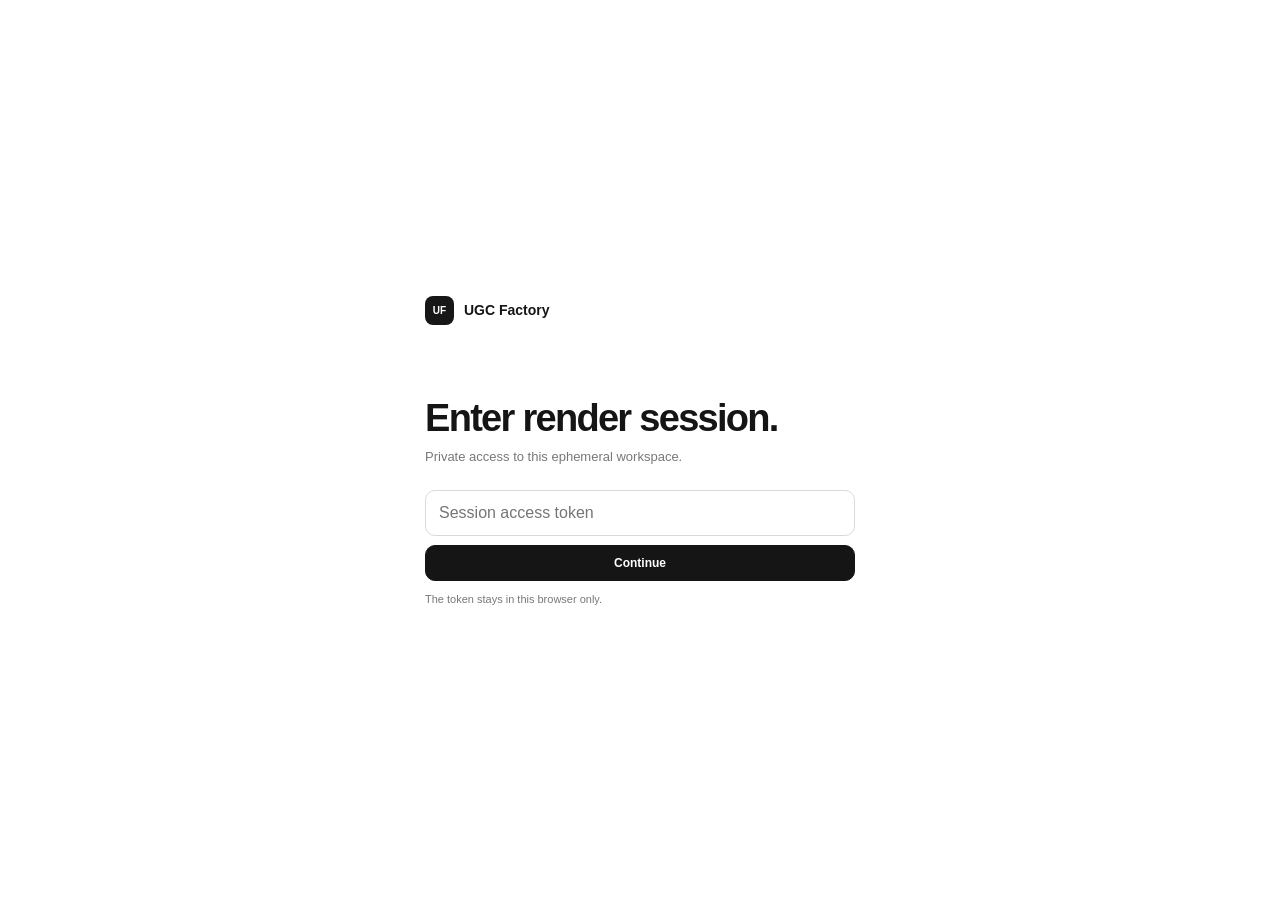
<file: static/index.html>
<!doctype html>
<html lang="en">
<head>
  <meta charset="utf-8" />
  <meta name="viewport" content="width=device-width, initial-scale=1" />
  <meta name="theme-color" content="#ffffff" />
  <title>UGC Factory</title>
  <link rel="stylesheet" href="/static/styles.css?v=product-reference-5" />
</head>
<body>
  <div id="auth" class="auth-screen">
    <div class="auth-shell">
      <div class="brand"><span class="brand-mark">UF</span><span class="brand-name">UGC Factory</span></div>
      <div class="auth-copy"><h1>Enter render session.</h1><p>Private access to this ephemeral workspace.</p></div>
      <div class="auth-form">
        <input id="token" type="password" placeholder="Session access token" autocomplete="off" />
        <button id="login" class="button button-dark">Continue</button>
      </div>
      <p class="auth-footnote">The token stays in this browser only.</p>
    </div>
  </div>

  <div id="app" class="studio hidden">
    <aside class="sidebar">
      <div class="sidebar-top">
        <div class="side-logo">UF</div>
        <button class="side-item active" title="Create">
          <svg viewBox="0 0 24 24"><path d="M4 5.5A1.5 1.5 0 0 1 5.5 4h13A1.5 1.5 0 0 1 20 5.5v13a1.5 1.5 0 0 1-1.5 1.5h-13A1.5 1.5 0 0 1 4 18.5zM8 8h8M8 12h8M8 16h5"/></svg>
          <span>Create</span>
        </button>
        <button id="queueToggle" class="side-item" title="Queue">
          <svg viewBox="0 0 24 24"><path d="M7 7h10M7 12h10M7 17h10M4 7h.01M4 12h.01M4 17h.01"/></svg>
          <span>Queue</span><b id="queueBadge" class="side-badge hidden">0</b>
        </button>
        <button id="libraryNav" class="side-item" title="Library">
          <svg viewBox="0 0 24 24"><rect x="4" y="5" width="16" height="14" rx="2"/><path d="m7 16 3.2-3.3 2.5 2.3 1.7-1.8L17 16M9 9.5h.01"/></svg>
          <span>Library</span>
        </button>
      </div>
      <div class="sidebar-bottom">
        <button id="terminate" class="side-item danger-side" title="End session after queued jobs finish">
          <svg viewBox="0 0 24 24"><path d="M12 3v8M6.3 6.3a8 8 0 1 0 11.4 0"/></svg>
          <span>End session</span>
        </button>
      </div>
    </aside>

    <main class="studio-main">
      <header class="studio-header">
        <div><h1>Create</h1><p>Generate short-form UGC video with local models.</p></div>
        <div class="header-actions">
          <div class="creator-control"><span>Creator</span><input id="owner" placeholder="Joshua" maxlength="40" /></div>
          <div class="session-pill"><span class="live-dot"></span><span>Live</span><i></i><span id="sessionText">GPU session</span></div>
        </div>
      </header>

      <section id="librarySection" class="media-stage">
        <div class="stage-head">
          <div><span class="stage-kicker">Session library</span><h2>Your renders</h2></div>
          <div class="stage-actions">
            <button id="selectAll" class="button button-light">Select ready</button>
            <button id="downloadSelected" class="button button-light">Download selected</button>
          </div>
        </div>
        <div id="gallery" class="media-grid">
          <div class="empty-gallery"><div class="empty-icon">UF</div><strong>No renders yet</strong><span>Your first generation will appear here.</span></div>
        </div>
      </section>

      <section class="composer-wrap">
        <div class="composer-card">
          <div class="composer-modebar"><span class="mode-label">Video</span><span class="format-label">9:16 · 720p</span></div>
          <div class="frames-row">
            <div class="frame-drop" id="startDrop" data-frame="start">
              <input id="startFrame" class="frame-input" type="file" accept="image/*" />
              <img id="startPreview" class="frame-preview hidden" alt="" />
              <div class="frame-content">
                <span class="frame-plus">＋</span>
                <strong id="startFrameLabel">Start frame</strong>
                <small id="startFrameMeta">PNG, JPG or WEBP · required</small>
                <button id="startChoose" type="button" class="frame-choose">Choose image</button>
                <button id="startRemove" type="button" class="frame-choose">Remove</button>
              </div>
            </div>
            <div class="frame-drop" id="endFrameWrap" data-frame="end">
              <input id="endFrame" class="frame-input" type="file" accept="image/*" />
              <img id="endPreview" class="frame-preview hidden" alt="" />
              <div class="frame-content">
                <span class="frame-plus">＋</span>
                <strong>End frame</strong>
                <small id="endFrameMeta">PNG, JPG or WEBP · optional</small>
                <button id="endChoose" type="button" class="frame-choose">Choose image</button>
                <button id="endRemove" type="button" class="frame-choose">Remove</button>
              </div>
            </div>
          </div>
          <section id="referenceWrap" class="reference-section hidden" aria-label="Additional references">
            <div class="reference-heading"><div><strong>Product and scene references</strong><p>The first image sets the output shape. Add up to three more views of the product, person or setting.</p></div><button id="referenceChoose" type="button" class="button button-light">Add references</button></div>
            <input id="referenceFiles" class="hidden" type="file" accept="image/png,image/jpeg,image/webp" multiple />
            <div id="referencePreviews" class="reference-previews"></div>
          </section>
          <div class="product-presets"><label for="productScene">Product scene</label><select id="productScene"><option value="">Write your own prompt</option><option value="installation">Handheld installation</option><option value="projection">Projection reveal</option></select><span>Review hands, product shape and logo detail in each result.</span></div>
          <div class="prompt-shell"><textarea id="prompt" aria-label="Generation prompt" rows="3" placeholder="Describe the motion, action and camera behavior…"></textarea></div>
          <div class="composer-footer">
            <div class="composer-left">
              <div class="control-group">
                <span class="control-label">Model</span>
                <div id="renderers" class="model-switcher"></div>
              </div>
              <div class="control-group">
                <span class="control-label">Duration</span>
                <div id="durations" class="duration-switcher"></div>
              </div>
            </div>
            <div class="composer-right">
              <div class="variations-control">
                <button id="variationMinus" type="button">−</button>
                <input id="variations" aria-label="Number of variations" type="number" min="1" max="100" value="1" />
                <button id="variationPlus" type="button">＋</button>
              </div>
              <button id="generate" class="generate-button">Generate</button>
            </div>
          </div>
          <div class="composer-meta"><span id="rendererNote">Local renderer</span><span id="formError" class="composer-error" role="alert"></span></div>
        </div>
      </section>

      <footer class="studio-footer">
        <span>Keep the local launcher open for automatic backups. Download outputs before ending an unmanaged session.</span>
        <button id="footerTerminate" class="text-danger">End now</button>
      </footer>
    </main>

    <div id="queueBackdrop" class="drawer-backdrop hidden"></div>
    <aside id="queueDrawer" class="queue-drawer">
      <div class="drawer-head">
        <div><span>Render queue</span><strong id="queueCount">0 active</strong></div>
        <button id="queueClose" class="icon-button">×</button>
      </div>
      <div id="queue" class="queue-list"><div class="queue-empty">No active renders.</div></div>
    </aside>
  </div>

  <script src="/static/app.js?v=product-reference-5"></script>
</body>
</html>
</file>
<file: static/styles.css>
:root{--bg:#f7f7f6;--surface:#fff;--text:#151515;--muted:#787878;--line:#e9e9e7;--line-strong:#dadad7;--danger:#c0392b;--success:#1c8b5a}
*{box-sizing:border-box}html,body{margin:0;min-height:100%;background:var(--bg);color:var(--text)}body{font-family:Inter,-apple-system,BlinkMacSystemFont,"Segoe UI",Helvetica,Arial,sans-serif;-webkit-font-smoothing:antialiased}button,input,textarea{font:inherit}button{cursor:pointer}.hidden{display:none!important}
.auth-screen{min-height:100vh;display:grid;place-items:center;background:#fff;padding:24px}.auth-shell{width:min(430px,100%)}.brand{display:flex;align-items:center;gap:10px}.brand-mark,.side-logo,.empty-icon{display:grid;place-items:center;background:#171717;color:#fff;font-weight:750}.brand-mark{width:29px;height:29px;border-radius:8px;font-size:10px}.brand-name{font-size:14px;font-weight:680}.auth-copy{margin:72px 0 26px}.auth-copy h1{margin:0 0 9px;font-size:38px;letter-spacing:-.045em}.auth-copy p,.auth-footnote{margin:0;color:var(--muted);font-size:13px}.auth-form{display:grid;gap:9px}.auth-form input{height:46px;border:1px solid var(--line-strong);border-radius:10px;padding:0 13px;outline:none}.auth-footnote{margin-top:12px;font-size:11px}.button{border:1px solid var(--line-strong);background:#fff;color:#2b2b2b;border-radius:10px;padding:10px 14px;font-size:12px;font-weight:650}.button-dark{background:#151515;color:#fff;border-color:#151515}.button-light:hover{background:#f6f6f4}
.studio{min-height:100vh;display:grid;grid-template-columns:76px minmax(0,1fr)}.sidebar{position:fixed;inset:0 auto 0 0;width:76px;background:#fff;border-right:1px solid var(--line);display:flex;flex-direction:column;justify-content:space-between;padding:18px 10px 14px;z-index:30}.sidebar-top,.sidebar-bottom{display:flex;flex-direction:column;align-items:center;gap:12px}.side-logo{width:34px;height:34px;border-radius:10px;font-size:10px;margin-bottom:14px}.side-item{position:relative;width:56px;min-height:52px;border:0;border-radius:11px;background:transparent;color:#808080;display:flex;flex-direction:column;align-items:center;justify-content:center;gap:4px;font-size:9px;font-weight:600}.side-item svg{width:19px;height:19px;fill:none;stroke:currentColor;stroke-width:1.7;stroke-linecap:round;stroke-linejoin:round}.side-item:hover{background:#f5f5f3;color:#333}.side-item.active{background:#f1f1ef;color:#191919}.danger-side:hover{background:#fff3f1;color:var(--danger)}.side-badge{position:absolute;top:4px;right:5px;min-width:16px;height:16px;border-radius:99px;background:#171717;color:#fff;padding:0 4px;display:grid;place-items:center;font-size:8px}
.studio-main{grid-column:2;min-width:0;min-height:100vh;padding:0 28px 28px}.studio-header{height:84px;display:flex;align-items:center;justify-content:space-between;gap:30px;border-bottom:1px solid var(--line);max-width:1320px;margin:0 auto}.studio-header h1{margin:0;font-size:22px;font-weight:680;letter-spacing:-.025em}.studio-header p{margin:5px 0 0;color:var(--muted);font-size:11px}.header-actions{display:flex;align-items:center;gap:10px}.creator-control{height:40px;display:flex;align-items:center;gap:8px;border:1px solid var(--line);background:#fff;border-radius:10px;padding:0 9px}.creator-control span{color:#999;font-size:9px;text-transform:uppercase;letter-spacing:.07em;font-weight:700}.creator-control input{width:96px;border:0;outline:none;background:transparent;font-size:11px;font-weight:650;color:#333}.session-pill{height:40px;display:flex;align-items:center;gap:8px;border:1px solid var(--line);background:#fff;border-radius:10px;padding:0 11px;color:#707070;font-size:10px}.session-pill i{width:1px;height:15px;background:var(--line)}.live-dot{width:7px;height:7px;border-radius:50%;background:var(--success)}
.media-stage{position:relative;max-width:1140px;margin:0 auto;padding:30px 0 360px;min-height:calc(100vh - 135px)}.stage-head{display:flex;align-items:flex-end;justify-content:space-between;gap:20px;margin-bottom:16px}.stage-kicker{display:block;color:#9a9a9a;font-size:9px;text-transform:uppercase;letter-spacing:.11em;font-weight:750;margin-bottom:4px}.stage-head h2{margin:0;font-size:17px;letter-spacing:-.025em}.stage-actions{display:flex;gap:7px}.media-grid{display:grid;grid-template-columns:repeat(5,minmax(0,1fr));gap:10px}.media-card{position:relative;min-width:0;overflow:hidden;border-radius:14px;border:1px solid var(--line);background:#fff;transition:.15s}.media-card:hover{transform:translateY(-1px);box-shadow:0 9px 28px rgba(0,0,0,.06)}.media-thumb{aspect-ratio:9/16;background:#efefec;display:grid;place-items:center;overflow:hidden}.media-thumb video{width:100%;height:100%;object-fit:cover}.media-failed{padding:18px;align-content:center;color:#777;font-size:10px;line-height:1.5}.media-card-footer{padding:9px 10px 10px}.media-card-row{display:flex;align-items:center;justify-content:space-between;gap:8px;font-size:9px}.media-card-row strong{font-size:10px}.media-card-row span{color:#888}.media-card-actions{display:flex;align-items:center;justify-content:space-between;margin-top:8px;padding-top:8px;border-top:1px solid var(--line)}.media-card-actions a{color:#222;text-decoration:none;font-size:9px;font-weight:650}.media-card-actions input{accent-color:#111}.error-details{margin-top:7px}.error-details summary{font-size:9px;color:var(--danger);cursor:pointer}.error-details pre{white-space:pre-wrap;word-break:break-word;font-size:9px;line-height:1.45;color:#6d3028;background:#fff5f2;padding:8px;border-radius:7px;max-height:180px;overflow:auto}.empty-gallery{grid-column:1/-1;min-height:290px;border:1px dashed #dcdcd8;border-radius:16px;background:#fafaf8;display:flex;flex-direction:column;align-items:center;justify-content:center;color:#888}.empty-icon{width:34px;height:34px;border-radius:10px;font-size:9px;margin-bottom:12px}.empty-gallery strong{font-size:12px;color:#444;margin-bottom:4px}.empty-gallery span{font-size:10px}
.composer-wrap{position:fixed;left:76px;right:0;bottom:18px;z-index:20;pointer-events:none;padding:0 24px}.composer-card{pointer-events:auto;width:min(900px,calc(100vw - 150px));margin:0 auto;border:1px solid #e2dfdc;border-radius:24px;background:linear-gradient(135deg,#fff8f4 0%,#faf7ff 48%,#f5f8ff 100%);box-shadow:0 24px 80px rgba(35,30,25,.13),0 2px 8px rgba(35,30,25,.05);padding:14px}.composer-modebar{display:flex;align-items:center;justify-content:space-between;padding:1px 3px 10px}.mode-label{height:28px;padding:0 12px;border-radius:999px;background:#161616;color:#fff;font-size:10px;font-weight:700;display:inline-flex;align-items:center}.format-label{font-size:9px;color:#888}.frames-row{display:grid;grid-template-columns:1fr 1fr;gap:9px}.frame-drop{position:relative;height:132px;border:1px dashed #d6d3d0;background:rgba(255,255,255,.82);border-radius:13px;overflow:hidden;display:flex;align-items:center;justify-content:center;color:#777;transition:.15s}.frame-drop:hover,.frame-drop.dragging{background:#fff;border-color:#aaa}.frame-input{position:absolute!important;width:1px!important;height:1px!important;opacity:0!important;pointer-events:none!important}.frame-content{position:relative;z-index:2;display:flex;flex-direction:column;align-items:center;justify-content:center;text-align:center;padding:12px}.frame-plus{font-size:18px;margin-bottom:5px}.frame-drop strong{font-size:10px}.frame-drop small{font-size:8px;margin-top:3px;color:#aaa;max-width:220px;white-space:nowrap;overflow:hidden;text-overflow:ellipsis}.frame-choose{margin-top:8px;border:1px solid #d9d6d2;background:#fff;color:#333;border-radius:8px;padding:6px 10px;font-size:9px;font-weight:650}.frame-choose:hover{background:#f6f5f3}.frame-preview{position:absolute;inset:0;width:100%;height:100%;object-fit:cover;z-index:1}.frame-drop.has-preview::after{content:"";position:absolute;inset:0;background:linear-gradient(180deg,rgba(0,0,0,.02),rgba(0,0,0,.38));z-index:1}.frame-drop.has-preview .frame-plus{display:none}.frame-drop.has-preview strong,.frame-drop.has-preview small{color:#fff;text-shadow:0 1px 7px rgba(0,0,0,.45)}.frame-drop.has-preview .frame-choose{background:rgba(255,255,255,.92);border-color:rgba(255,255,255,.7)}.frame-drop.disabled{opacity:.42;pointer-events:none}
.prompt-shell{margin-top:9px;border:1px solid rgba(218,215,211,.9);border-radius:13px;background:rgba(255,255,255,.72)}.prompt-shell textarea{display:block;width:100%;min-height:74px;max-height:150px;resize:vertical;border:0;outline:0;background:transparent;color:#222;padding:14px 15px;font-size:12px;line-height:1.5}.composer-footer{display:flex;align-items:center;justify-content:space-between;gap:14px;margin-top:9px}.composer-left,.composer-right{display:flex;align-items:center;gap:8px;min-width:0}.control-group{display:flex;align-items:center;gap:6px}.control-label{font-size:8px;text-transform:uppercase;letter-spacing:.08em;color:#8f8f8f;font-weight:750}.control-empty{font-size:9px;color:#999;padding:8px}.model-switcher{display:flex;align-items:center;border:1px solid #d9d6d2;background:rgba(255,255,255,.78);border-radius:11px;padding:3px}.renderer-card{border:0;background:transparent;border-radius:8px;padding:8px 10px;color:#777;font-size:9px;font-weight:650;white-space:nowrap}.renderer-card small{display:none}.renderer-card.active{background:#161616;color:#fff}.duration-switcher{display:flex;border:1px solid #d9d6d2;background:rgba(255,255,255,.78);border-radius:11px;overflow:hidden}.chip{border:0;border-right:1px solid #e2dfdc;background:transparent;color:#777;padding:9px 9px;font-size:9px;font-weight:650}.chip:last-child{border-right:0}.chip.active{background:#fff;color:#111}.variations-control{height:38px;display:flex;align-items:center;border:1px solid #d9d6d2;background:rgba(255,255,255,.82);border-radius:11px;overflow:hidden}.variations-control button{width:32px;height:100%;border:0;background:transparent;color:#555;font-size:15px}.variations-control button:hover{background:#f3f1ef}.variations-control input{width:38px;border:0;background:transparent;text-align:center;outline:none;font-size:10px;font-weight:700;-moz-appearance:textfield}.variations-control input::-webkit-outer-spin-button,.variations-control input::-webkit-inner-spin-button{-webkit-appearance:none;margin:0}.generate-button{height:40px;min-width:126px;border:0;border-radius:12px;background:linear-gradient(135deg,#7a87ff,#6371f2);color:#fff;padding:0 17px;font-size:11px;font-weight:750;box-shadow:0 5px 16px rgba(99,113,242,.24)}.generate-button:hover{filter:brightness(.98)}.generate-button:disabled{opacity:.48;cursor:not-allowed}.composer-meta{min-height:18px;display:flex;align-items:center;justify-content:space-between;gap:12px;padding:7px 4px 0}.composer-meta>span{color:#999;font-size:8px;white-space:nowrap;overflow:hidden;text-overflow:ellipsis}.composer-error{color:var(--danger)!important;text-align:right}
.studio-footer{max-width:1140px;margin:0 auto;display:flex;align-items:center;justify-content:space-between;color:#999;font-size:9px;padding:12px 0 0}.text-danger{border:0;background:transparent;color:var(--danger);font-size:9px;font-weight:650}.drawer-backdrop{position:fixed;inset:0;background:rgba(20,20,20,.12);z-index:39}.queue-drawer{position:fixed;top:0;right:-390px;bottom:0;width:min(390px,88vw);background:#fff;border-left:1px solid var(--line);z-index:40;padding:20px;transition:right .22s ease;box-shadow:-18px 0 50px rgba(0,0,0,.06)}.queue-drawer.open{right:0}.drawer-head{display:flex;align-items:center;justify-content:space-between;padding-bottom:15px;border-bottom:1px solid var(--line)}.drawer-head span{display:block;color:#888;font-size:9px;text-transform:uppercase;letter-spacing:.08em}.drawer-head strong{display:block;margin-top:3px;font-size:17px}.icon-button{border:0;background:#f5f5f3;border-radius:9px;width:32px;height:32px;color:#555;font-size:18px}.queue-list{padding-top:5px}.queue-item{display:grid;grid-template-columns:minmax(0,1fr) auto;gap:12px;align-items:start;padding:14px 0;border-bottom:1px solid var(--line)}.queue-main{min-width:0}.queue-item strong{display:block;font-size:10px}.queue-phase{margin-top:6px;color:#222;font-size:10px;font-weight:700}.queue-item small{display:block;margin-top:3px;color:#888;font-size:9px;line-height:1.4}.status{font-size:8px;text-transform:uppercase;letter-spacing:.06em;color:#777}.queue-log{margin-top:9px}.queue-log summary{cursor:pointer;color:#666;font-size:9px;font-weight:650}.queue-log pre{margin:7px 0 0;max-height:180px;overflow:auto;white-space:pre-wrap;word-break:break-word;background:#f6f6f4;border:1px solid var(--line);border-radius:8px;padding:9px;color:#555;font-size:8px;line-height:1.45}.queue-empty{padding:42px 0;text-align:center;color:#999;font-size:10px}
@media(max-width:1050px){.media-grid{grid-template-columns:repeat(4,minmax(0,1fr))}.composer-card{width:min(820px,calc(100vw - 130px))}}
@media(max-width:760px){.studio{grid-template-columns:1fr}.sidebar{position:fixed;top:auto;right:12px;left:12px;bottom:10px;width:auto;height:58px;flex-direction:row;padding:6px 10px;border:1px solid var(--line);border-radius:18px;box-shadow:0 10px 40px rgba(0,0,0,.1)}.sidebar-top,.sidebar-bottom{flex-direction:row;gap:4px}.side-logo{margin:0 6px 0 0}.side-item{width:48px;min-height:46px}.side-item span{display:none}.studio-main{grid-column:1;padding:0 14px 84px}.studio-header{height:auto;padding:18px 0;align-items:flex-start}.header-actions{align-items:flex-end;flex-direction:column}.session-pill,.creator-control{height:34px}.media-stage{padding-top:20px;padding-bottom:350px}.media-grid{grid-template-columns:repeat(2,minmax(0,1fr))}.composer-wrap{left:0;bottom:78px;padding:0 12px}.composer-card{width:100%}.composer-footer{align-items:stretch;flex-direction:column}.composer-left,.composer-right{justify-content:space-between}.model-switcher,.duration-switcher{overflow:auto}.stage-actions{display:none}}
/* Keep additional model/duration controls and validation messages reachable. */
.composer-left{flex-wrap:wrap}.control-group{min-width:0}.model-switcher,.duration-switcher{flex-wrap:wrap;max-width:100%}
.composer-meta{align-items:flex-start}.composer-meta>span{white-space:normal;overflow-wrap:anywhere;font-size:11px;color:#666}
.frame-drop small{color:#666;font-size:11px}.frame-choose{font-size:11px}.frame-preview{object-fit:contain}
button:focus-visible,.frame-drop:focus-visible{outline:2px solid #3c4cba;outline-offset:3px}
@media(max-width:760px){.composer-wrap{position:relative;bottom:auto;padding:0;margin:18px 0}.composer-card{max-width:100%}.composer-left{flex-direction:column;align-items:stretch}.control-group{flex-wrap:wrap}.media-stage{padding-bottom:0;min-height:0}.prompt-shell textarea{font-size:16px}.composer-meta{flex-direction:column}.studio-footer{flex-wrap:wrap;gap:12px}}

.queue-drawer{visibility:hidden}.queue-drawer.open{visibility:visible}
/* Keep results, playback controls and downloads reachable above the composer. */
.composer-wrap{position:relative;left:auto;right:auto;bottom:auto;padding:24px 0;pointer-events:auto}
.composer-card{width:min(900px,100%)}
.media-stage{padding-bottom:0;min-height:320px}
.reference-section { padding: 16px 20px; border-top: 1px solid #e5e5e5; }
.reference-heading { display: flex; align-items: center; justify-content: space-between; gap: 16px; }
.reference-heading p { margin: 6px 0; color: #666; font-size: 12px; line-height: 1.5; }
.reference-previews { display: flex; flex-wrap: wrap; gap: 12px; margin-top: 12px; }
.reference-tile { display: flex; flex-direction: column; width: 140px; gap: 6px; font-size: 12px; }
.reference-tile img { width: 140px; height: 110px; object-fit: contain; background: #f4f4f4; border-radius: 8px; }
.reference-tile span { overflow: hidden; text-overflow: ellipsis; white-space: nowrap; }
.reference-remove { align-self: flex-start; border: 0; background: none; padding: 4px 0; text-decoration: underline; cursor: pointer; }
.product-presets { display: flex; flex-wrap: wrap; align-items: center; gap: 10px; padding: 12px 20px; font-size: 12px; }
.product-presets select { max-width: 100%; border: 1px solid #ddd; border-radius: 6px; padding: 8px; background: #fff; }
.product-presets span { color: #666; }

.frames-row.single-reference { grid-template-columns: 1fr; }
@media(max-width:760px) { .reference-heading { flex-wrap: wrap; } }
</file>
